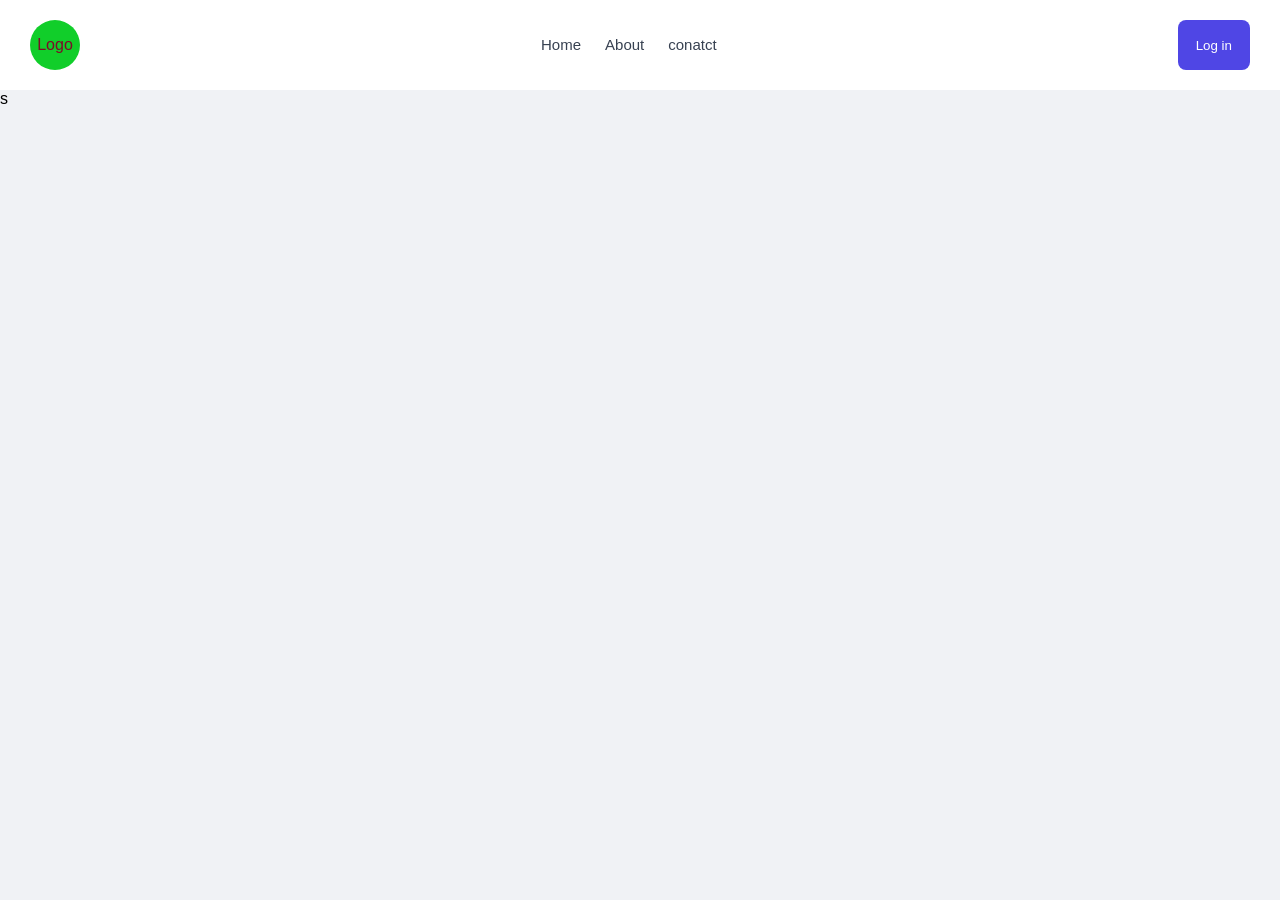
<file: card 5/index.html>
<!DOCTYPE html>
<html>
<head>
  <title>Dashboard Layout</title>
</head>
<link rel="stylesheet" href="style.css">
<body>

<!-- navbar -->
<div class="navbar">
  <div class="logo">Logo</div>
   <ul class="nav-link">
  <li><a href="">Home</a></li>
  <li><a href="">About</a></li>
  <li><a href="">conatct</a></li>
 </ul>
 <button class="btn">Log in</button>
</div>

</body>
</html>s
</file>
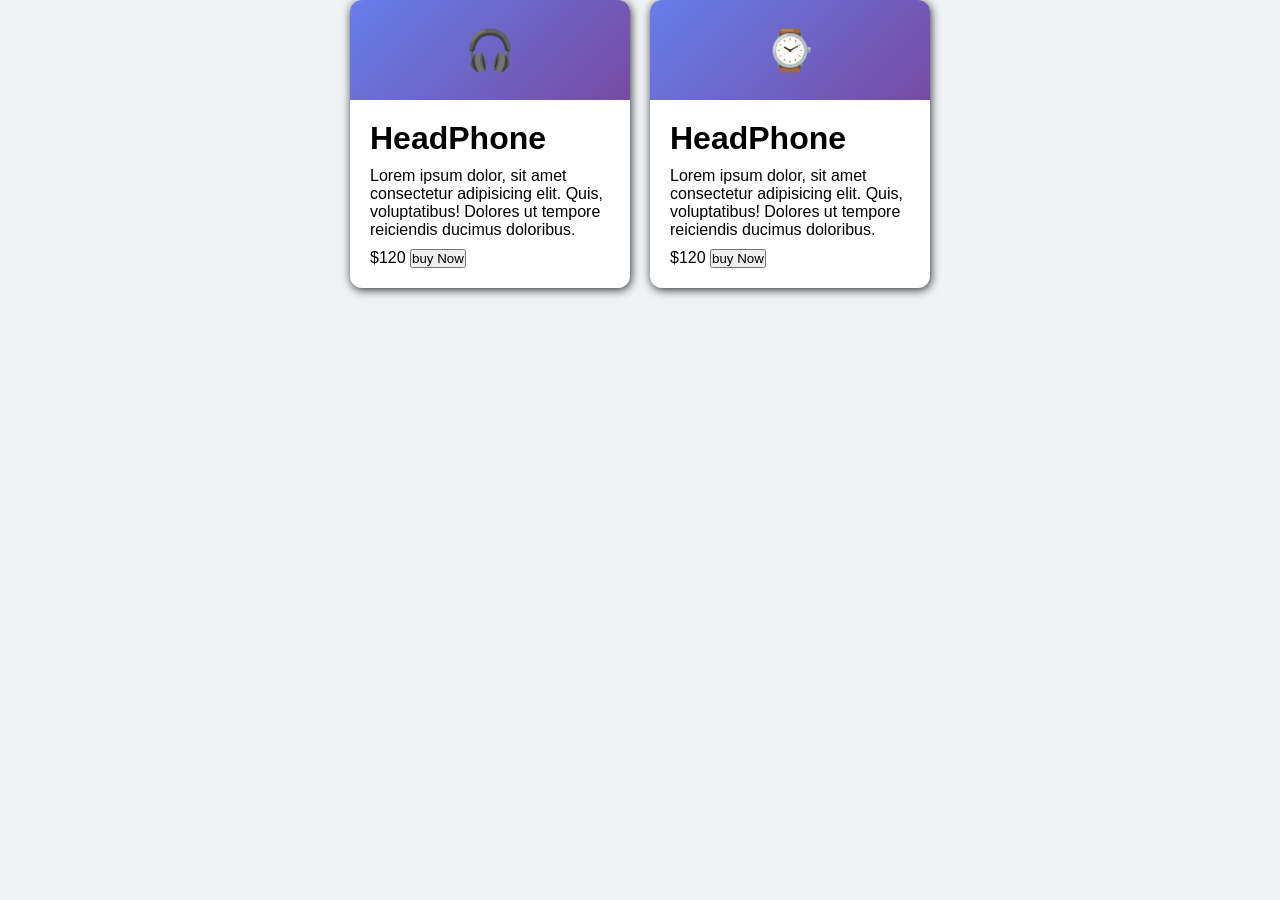
<file: card 6/index.html>
<!DOCTYPE html>
<html>
<head>
  <title>Dashboard Layout</title>
</head>
<link rel="stylesheet" href="style.css">
<body>

  <div class="product">
       <div class="card-img">🎧</div>
    <div class="product-details">
      <h1 class="product-name">HeadPhone</h1>
      <p class="product-desc">Lorem ipsum dolor, sit amet consectetur adipisicing elit. Quis, voluptatibus! Dolores ut tempore reiciendis ducimus doloribus.</p>
      <div class="price">
        <span class="product-price">$120</span>
        <button class="btn">buy Now</button>
      </div>
    </div>
  </div>
  
  <div class="product">
       <div class="card-img">⌚</div>
    <div class="product-details">
      <h1 class="product-name">HeadPhone</h1>
      <p class="product-desc">Lorem ipsum dolor, sit amet consectetur adipisicing elit. Quis, voluptatibus! Dolores ut tempore reiciendis ducimus doloribus.</p>
      <div class="price">
        <span class="product-price">$120</span>
        <button class="btn">buy Now</button>
      </div>
    </div>
  </div>
</body>
</html>
</file>
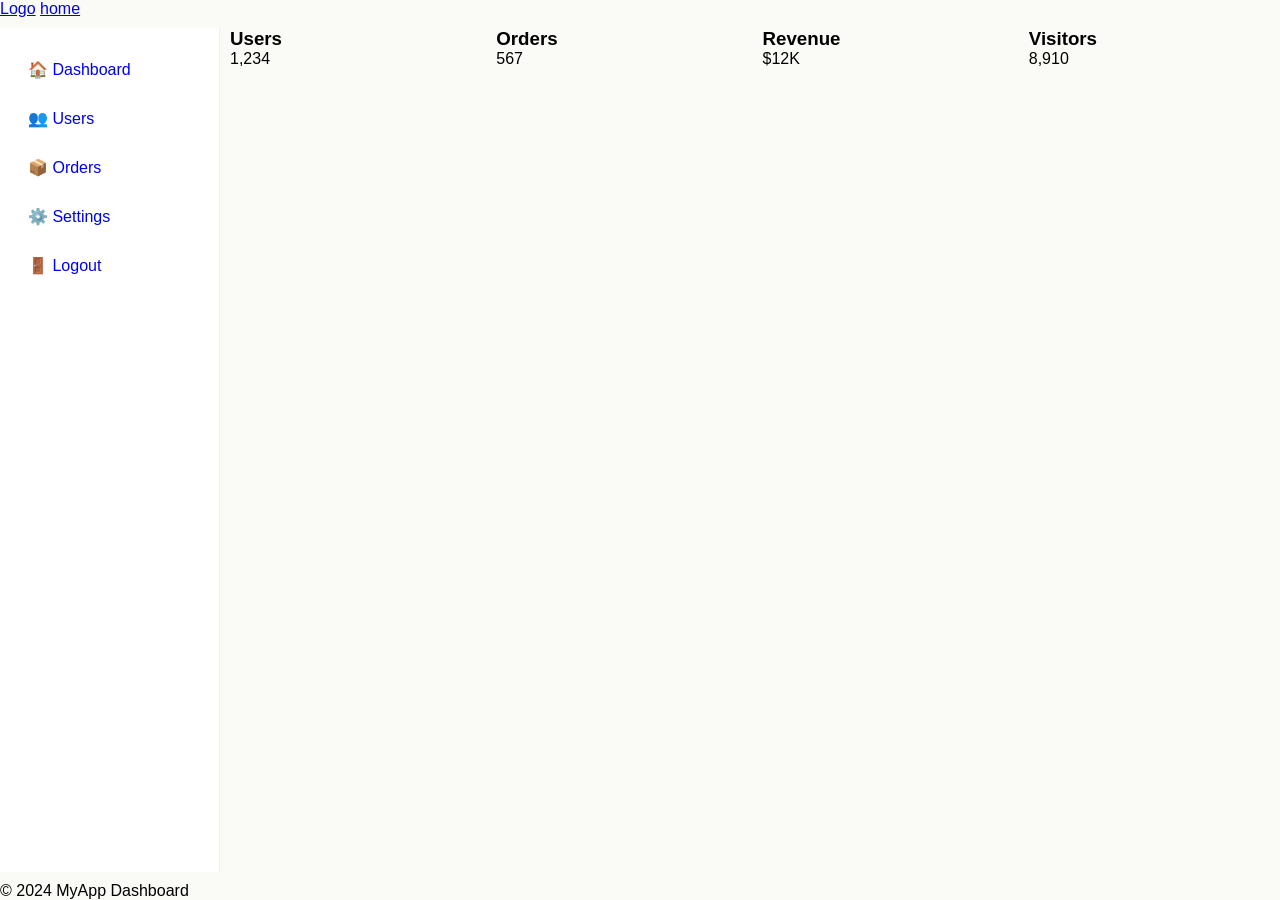
<file: card 9/index.html>
<!DOCTYPE html>
<html lang="en">
<head>
  <meta charset="UTF-8">
  <meta name="viewport" content="width=device-width, initial-scale=1.0">
  <title>Document</title>
  <link rel="stylesheet" href="style.css">
</head>
<body>
  <div class="container">
    <!-- nabbar -->
     <header class="top-section">
      <a href="http://">Logo</a>
      <a href="http://"> home</a>
     </header>

<!-- side bar setion -->
 <aside class="sidebar-section">
     <a href="#" class="menu-item active">🏠 Dashboard</a>
        <a href="#" class="menu-item">👥 Users</a>
        <a href="#" class="menu-item">📦 Orders</a>
        <a href="#" class="menu-item">⚙️ Settings</a>
        <a href="#" class="menu-item logout">🚪 Logout</a>
 </aside>

 <main class="articles">
     <div class="stat-card">
        <h3>Users</h3>
        <p class="number">1,234</p>
      </div>
      <div class="stat-card">
        <h3>Orders</h3>
        <p class="number">567</p>
      </div>
      <div class="stat-card">
        <h3>Revenue</h3>
        <p class="number">$12K</p>
      </div>
      <div class="stat-card">
        <h3>Visitors</h3>
        <p class="number">8,910</p>
      </div>
 </main>
 <!-- footer -->

  <footer class="footer">
      © 2024 MyApp Dashboard
    </footer>
    </div>
</body>
</html>
</file>
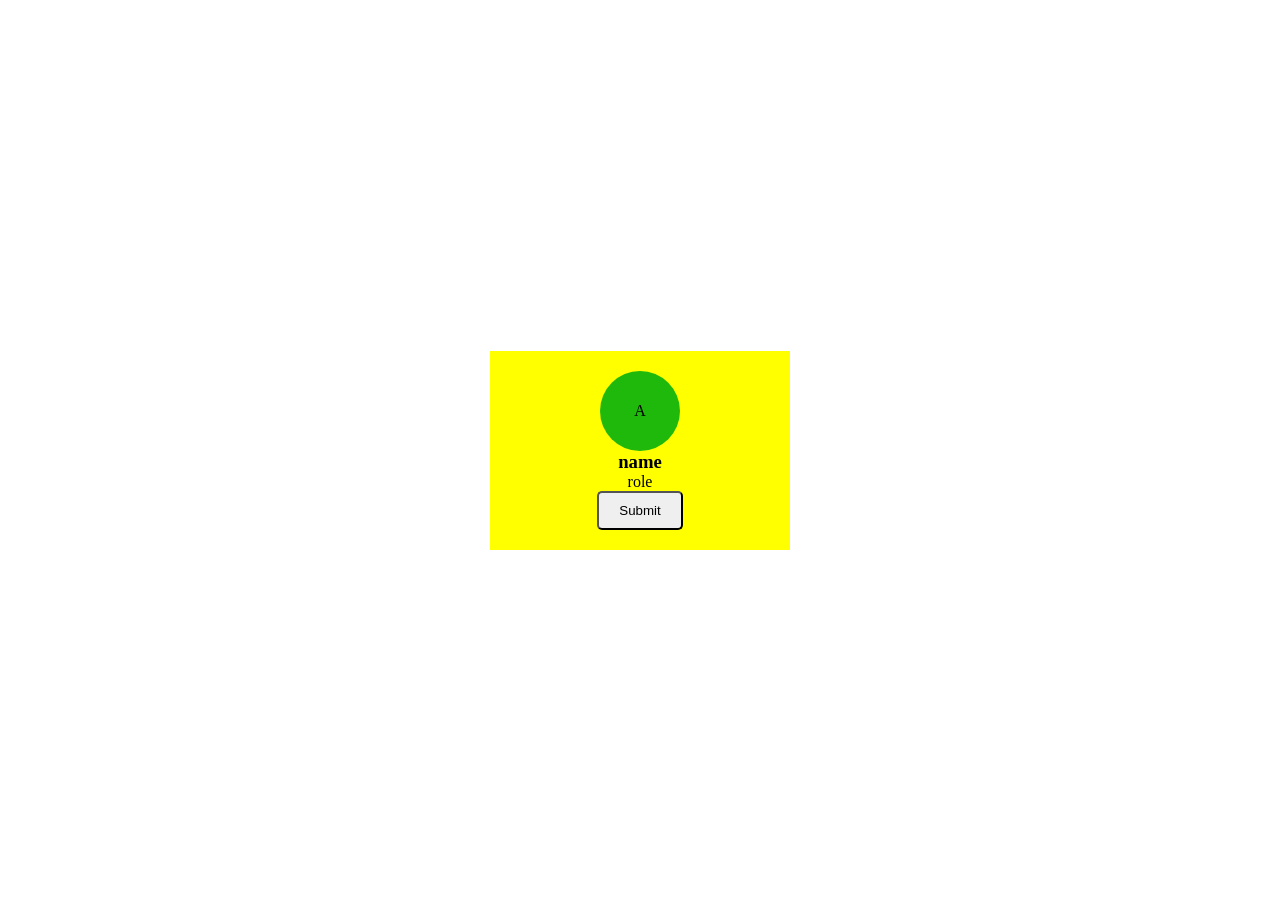
<file: Card1/index.html>
<!DOCTYPE html>
<html lang="en">
<head>
  <meta charset="UTF-8">
  <meta name="viewport" content="width=device-width, initial-scale=1.0">
  <link rel="stylesheet" href="style.css">
  <title>Document</title>
</head>
<body>
<div class="card">
  <div class="avatar">
A
  </div>
  <h3>name</h3>
  <p>role</p>
  <button class="btn">Submit</button>

</div>
</body>
</html>
</file>
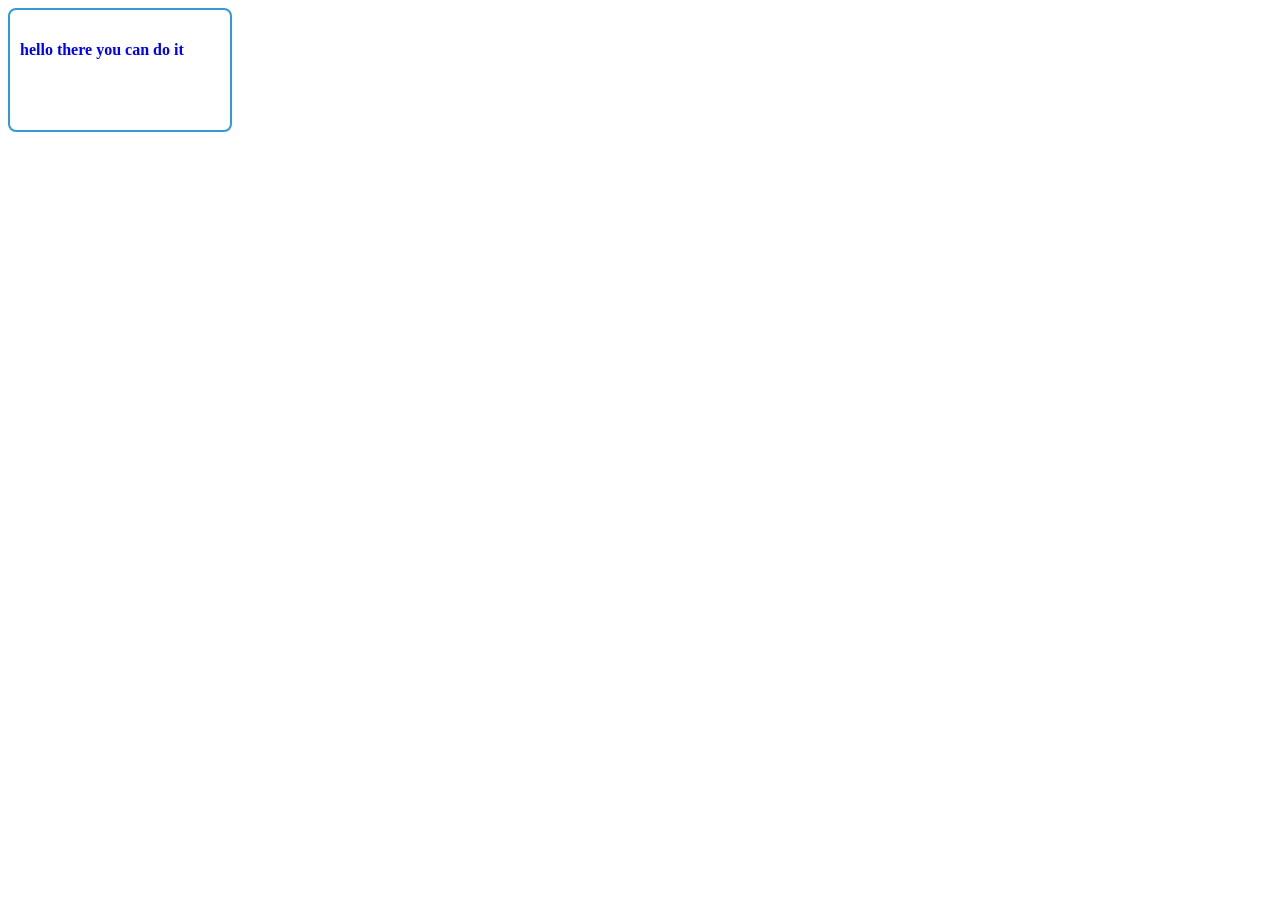
<file: card10/index.html>
<!DOCTYPE html>
<html lang="en">
<head>
  <meta charset="UTF-8">
  <meta name="viewport" content="width=device-width, initial-scale=1.0">
  <title>Document</title>
</head>
<body>
  <script src="script.js"></script>
</body>
</html>
</file>
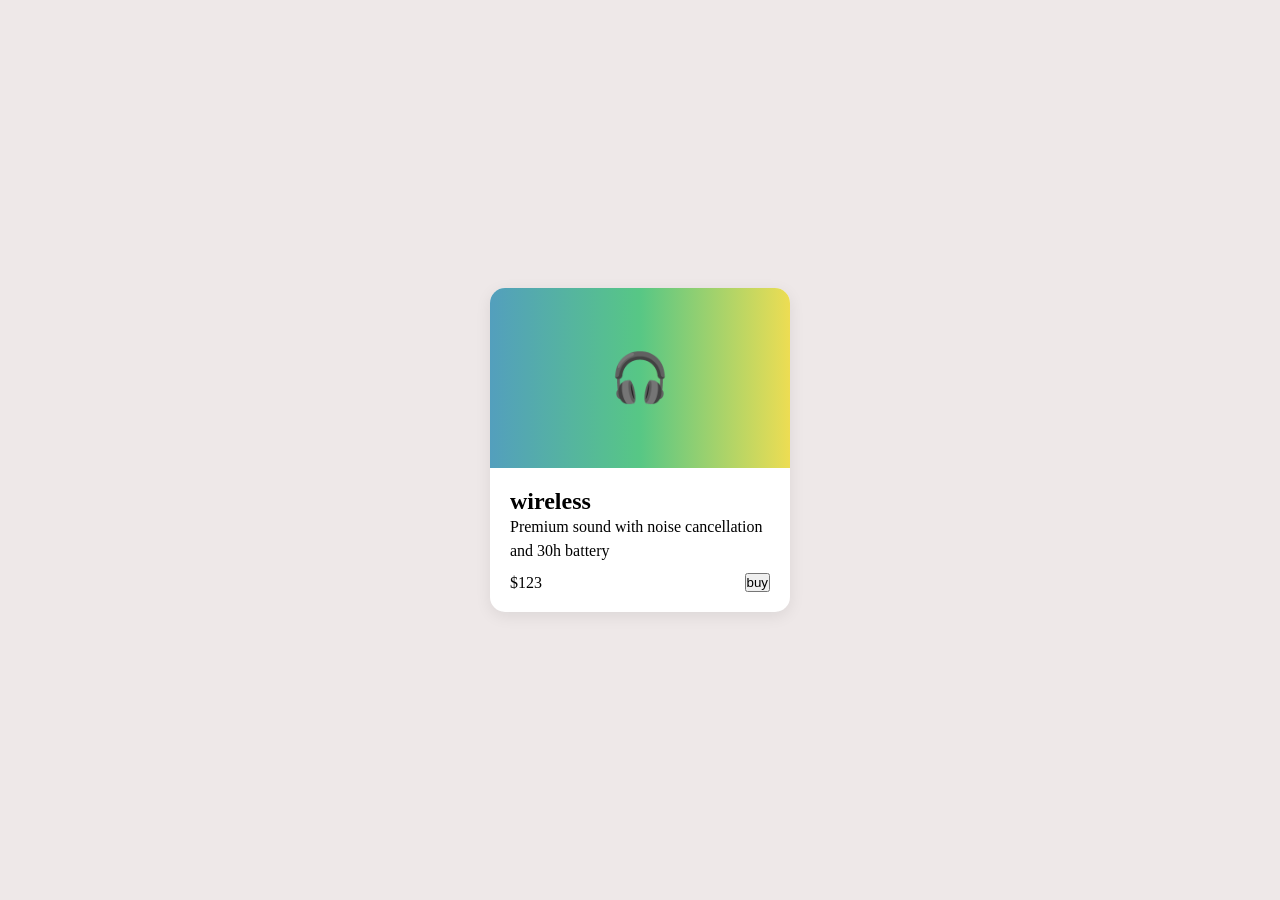
<file: card2/index.html>
<!DOCTYPE html>
<html lang="en">
<head>
  <meta charset="UTF-8">
  <meta name="viewport" content="width=device-width, initial-scale=1.0">
  <link rel="stylesheet" href="style.css">
  <title>Document</title>
</head>
<body>
  <div class="card">
     <div class="product-image">🎧</div>
     <div class="product-body">
     <h2 class="product-title">wireless</h2>
     <p class="product-desc">Premium sound with noise cancellation and 30h battery</p>
     <div class="product-footer">
      <span class="price">$123</span>
      <button class="buy-btn">buy</button> 
     </div>
     </div>
  </div>
</body>
</html>
</file>
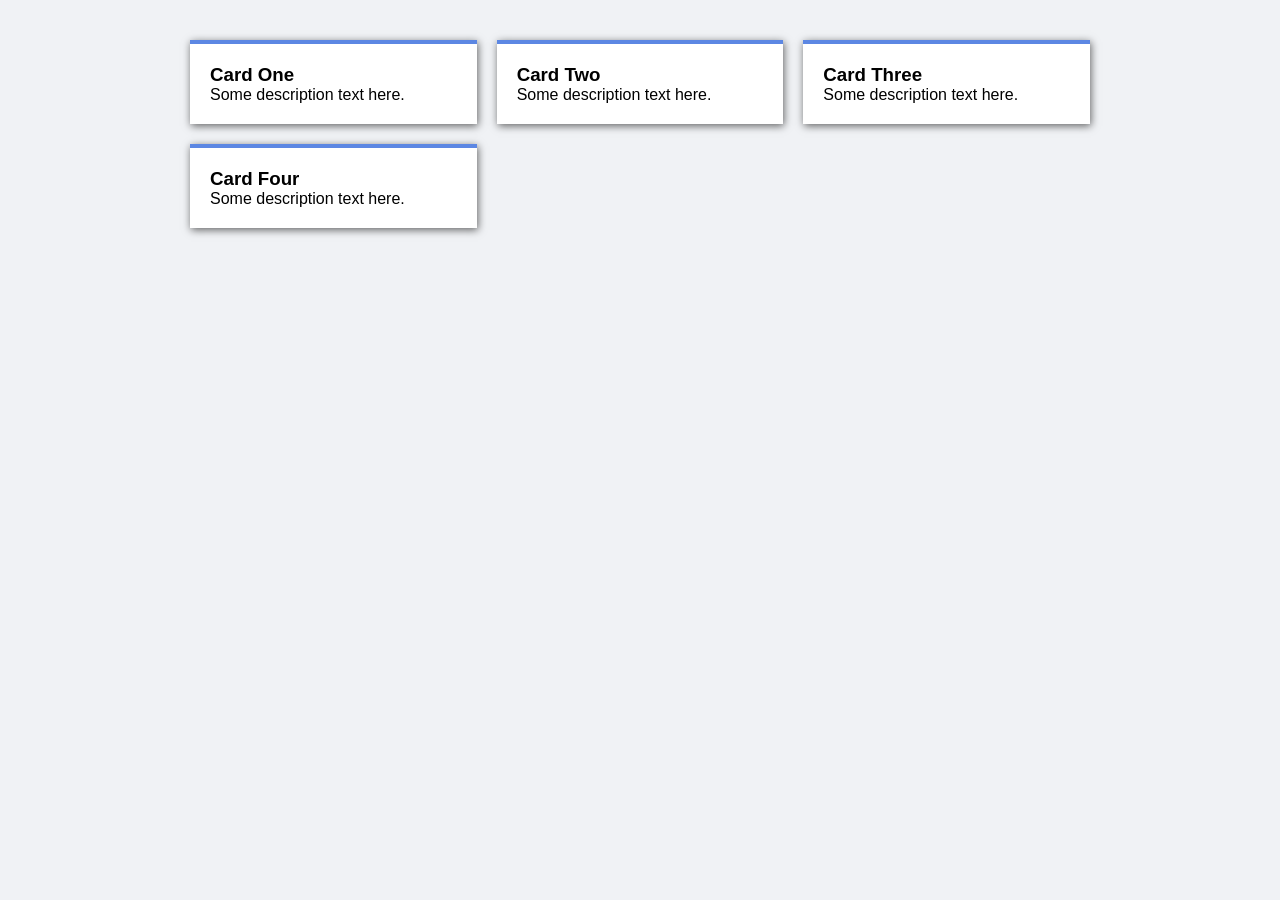
<file: card3/index.html>
<!DOCTYPE html>
<html lang="en">
<head>
  <meta charset="UTF-8">
  <meta name="viewport" content="width=device-width, initial-scale=1.0">
  <link rel="stylesheet" href="style.css">
  <title>Document</title>
</head>
<body>
    <div class="grid">
    <div class="card"><h3>Card One</h3><p>Some description text here.</p></div>
    <div class="card"><h3>Card Two</h3><p>Some description text here.</p></div>
    <div class="card"><h3>Card Three</h3><p>Some description text here.</p></div>
    <div class="card"><h3>Card Four</h3><p>Some description text here.</p></div>
  </div>
</body>
</html>
</file>
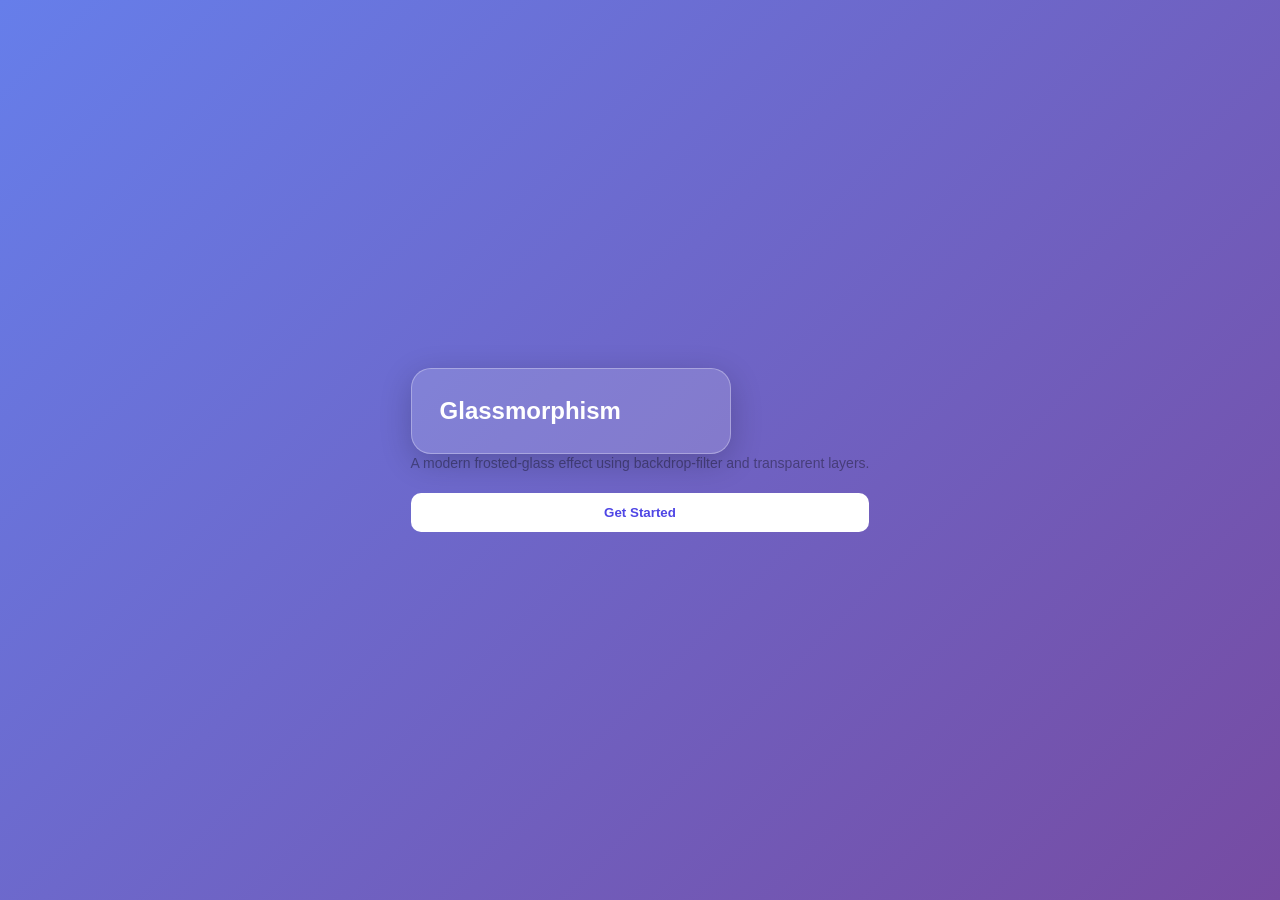
<file: card4/index.html>
<!DOCTYPE html>
<html lang="en">
<head>
  <meta charset="UTF-8">
  <meta name="viewport" content="width=device-width, initial-scale=1.0">
  <title>Document</title>
  <link rel="stylesheet" href="style.css">
</head>
<body>
    <div class="glass-card">
    <h2>Glassmorphism</h2>
    <p>A modern frosted-glass effect using backdrop-filter and transparent layers.</p>
    <button class="glass-btn">Get Started</button>
  </div>
  
</body>
</html>
</file>
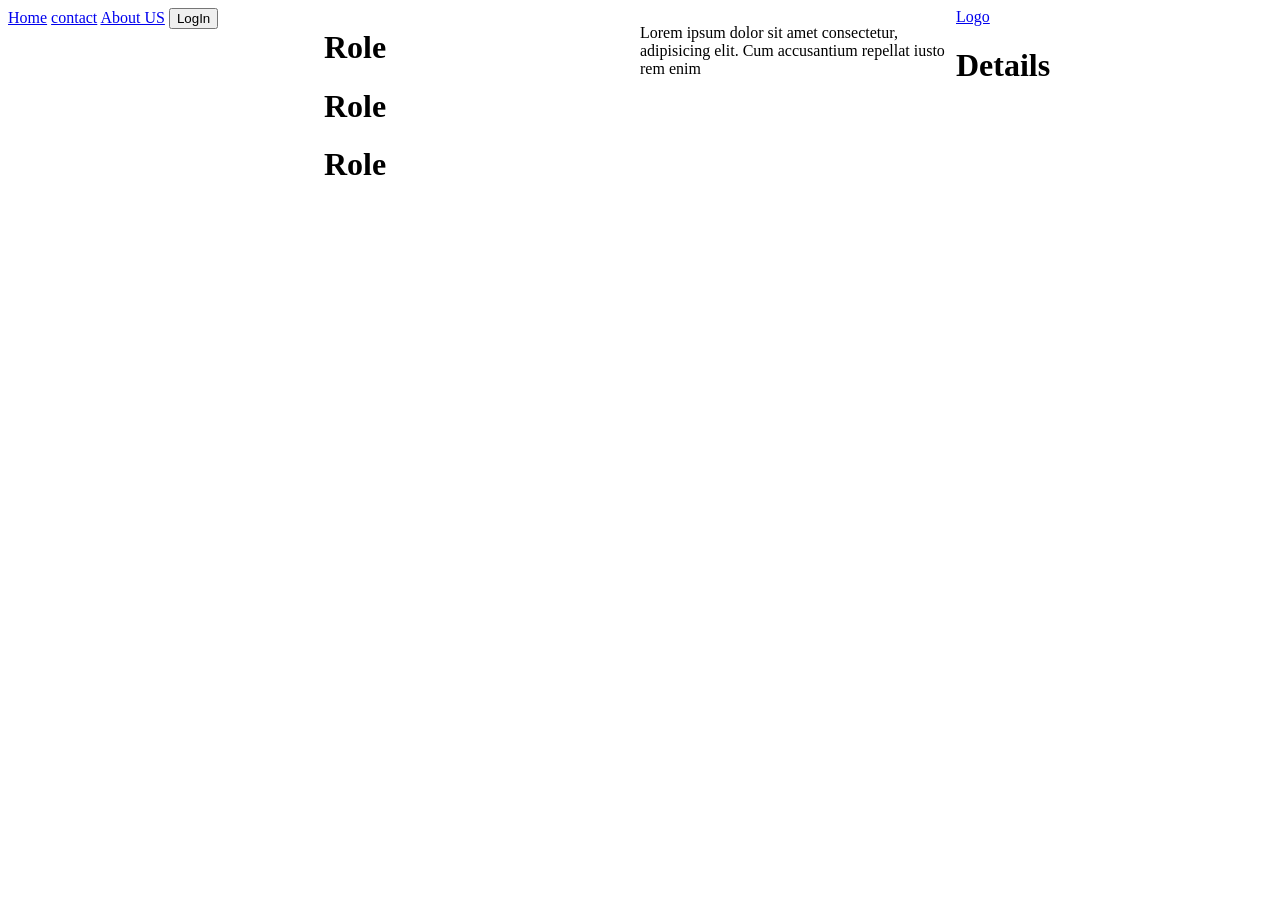
<file: card7/index.html>
<!DOCTYPE html>
<html lang="en">
<head>
  <meta charset="UTF-8">
  <meta name="viewport" content="width=device-width, initial-scale=1.0">
  <title>Document</title>
  <style>
.container{
  display: grid;
  grid-template-columns: repeat(4,1fr);
  grid-template-rows: repeat(3,1fr);
  grid-template-areas: "navbar navbar navbar navbar"
  "sidebar sidebar sidebar"
  "main "
  "logo details"
  ;
}


  </style>
</head>
<body>
 <div class="container">
  <div class="navbar">
    <a  class="home" href="http://">Home</a>
    <a  class ="contact"href="http://">contact</a>
    <a  class="About"href="http://Log">About US</a>
    <button class="login">LogIn</button>
  </div>

  <div class="sidebar">
    <h1 class="role">Role</h1>
    <h1 class="profile">Role</h1>
    <h1 class="Details">Role</h1>
  </div>
    <div class="main">
  <p class="containt">Lorem ipsum dolor sit amet consectetur, adipisicing elit. Cum accusantium repellat iusto rem enim </p>
  </div>
<div class="footer"> 
  <a  class="logo"href="http://">Logo</a>
  <h1 class="details">Details</h1>
</div>
 </div>
  
</body>
</html>
</file>
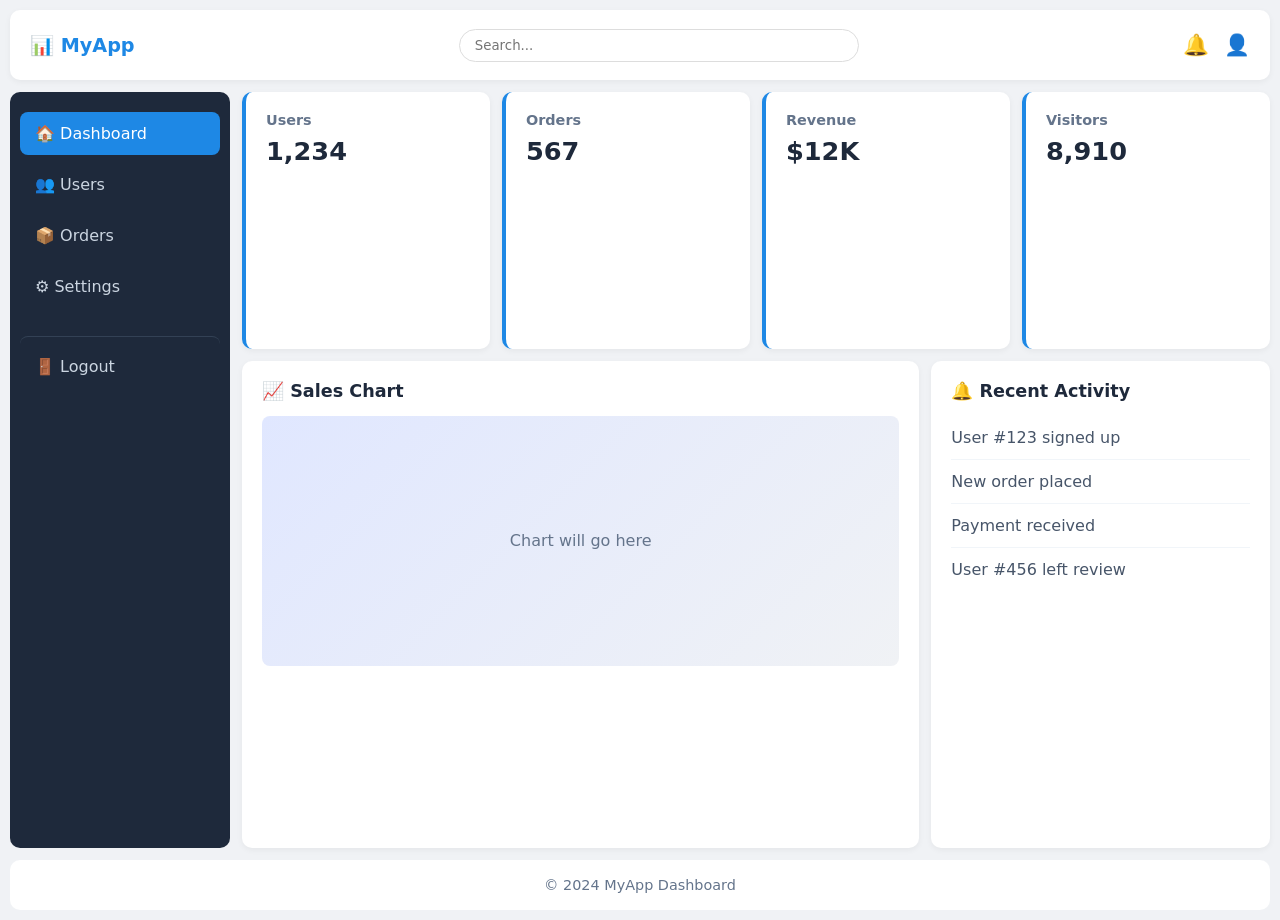
<file: card8/index.html>
<!DOCTYPE html>
<html lang="en">
<head>
  <meta charset="UTF-8">
  <meta name="viewport" content="width=device-width, initial-scale=1.0">
  <title>Dashboard</title>
  <link rel="stylesheet" href="style.css">
</head>
<body>

  <div class="dashboard">

    <!-- HEADER -->
    <header class="header">
      <div class="logo">📊 MyApp</div>
      <input class="search" type="text" placeholder="Search...">
      <div class="header-right">
        <span class="icon">🔔</span>
        <span class="icon">👤</span>
      </div>
    </header>

    <!-- SIDEBAR -->
    <aside class="sidebar">
      <nav class="menu">
        <a href="#" class="menu-item active">🏠 Dashboard</a>
        <a href="#" class="menu-item">👥 Users</a>
        <a href="#" class="menu-item">📦 Orders</a>
        <a href="#" class="menu-item">⚙️ Settings</a>
        <a href="#" class="menu-item logout">🚪 Logout</a>
      </nav>
    </aside>

    <!-- STATS -->
    <section class="stats">
      <div class="stat-card">
        <h3>Users</h3>
        <p class="number">1,234</p>
      </div>
      <div class="stat-card">
        <h3>Orders</h3>
        <p class="number">567</p>
      </div>
      <div class="stat-card">
        <h3>Revenue</h3>
        <p class="number">$12K</p>
      </div>
      <div class="stat-card">
        <h3>Visitors</h3>
        <p class="number">8,910</p>
      </div>
    </section>

    <!-- CHART -->
    <section class="chart">
      <h2>📈 Sales Chart</h2>
      <div class="chart-placeholder">Chart will go here</div>
    </section>

    <!-- ACTIVITY -->
    <section class="activity">
      <h2>🔔 Recent Activity</h2>
      <ul>
        <li>User #123 signed up</li>
        <li>New order placed</li>
        <li>Payment received</li>
        <li>User #456 left review</li>
      </ul>
    </section>

    <!-- FOOTER -->
    <footer class="footer">
      © 2024 MyApp Dashboard
    </footer>

  </div>

</body>
</html>
</file>
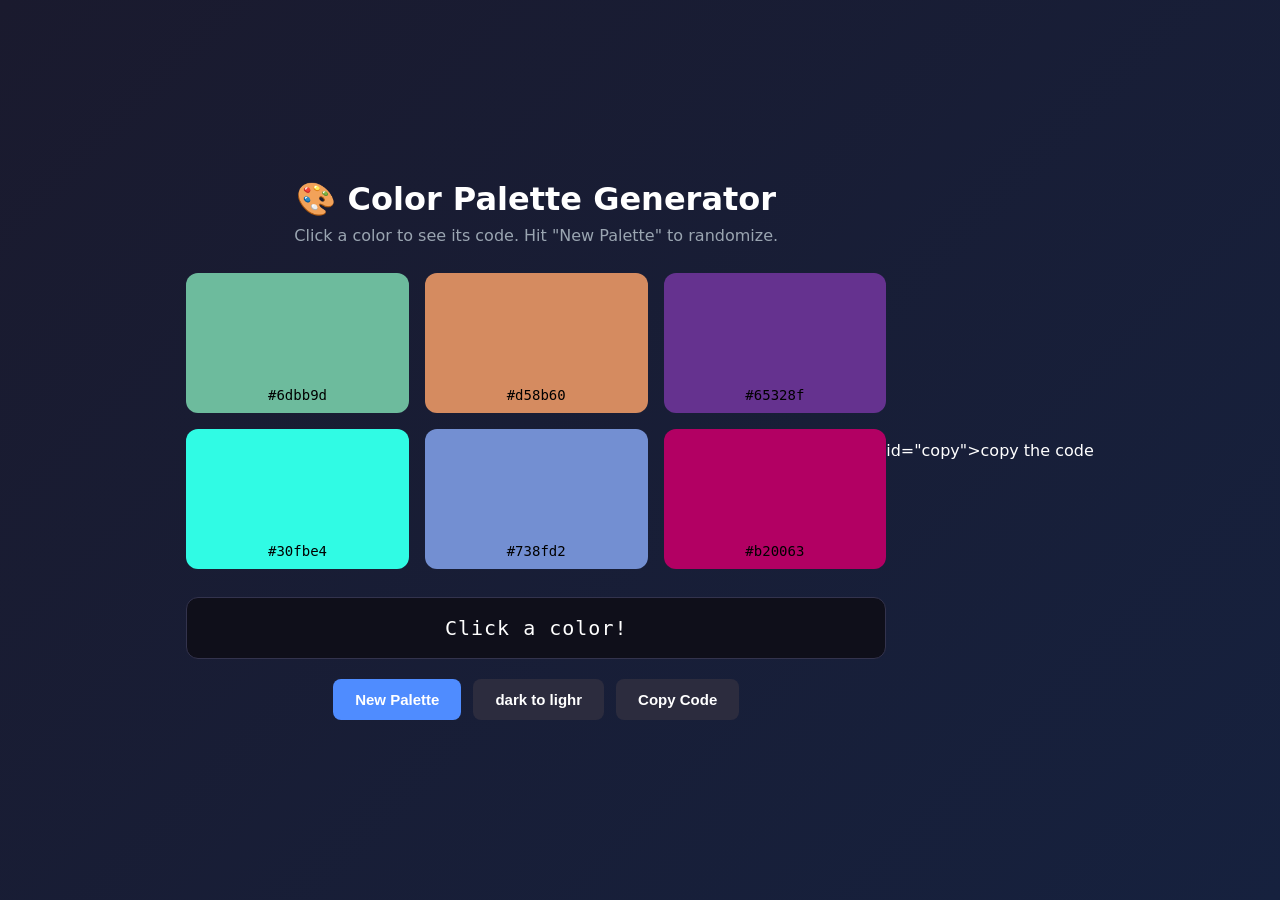
<file: Color/index.html>
<!DOCTYPE html>
<html lang="en">
<head>
  <meta charset="UTF-8">
  <meta name="viewport" content="width=device-width
  , initial-scale=1.0">
  <link rel="stylesheet" href="style.css">
  <title>Color palate</title>
</head>
<body>
  <div class="app">
    <h1>🎨 Color Palette Generator</h1>
    <p class="subtitle">Click a color to see its code. Hit "New Palette" to randomize.</p>

    <!-- swatches are injected here by JS -->
    <div class="palette" id="palette"></div>

    <div class="output" id="output">Click a color!</div>

    <div class="actions">
      <button class="btn-primary" id="generate">New Palette</button>
      <button class="btn-secondary" id="sort">dark to lighr</button>
      <button class="btn-secondary" id="copy">Copy Code</button>
    </div>
  </div>id="copy">copy the code </button>
</div>
<script src="script.js"></script>
</body>
</html>
</file>
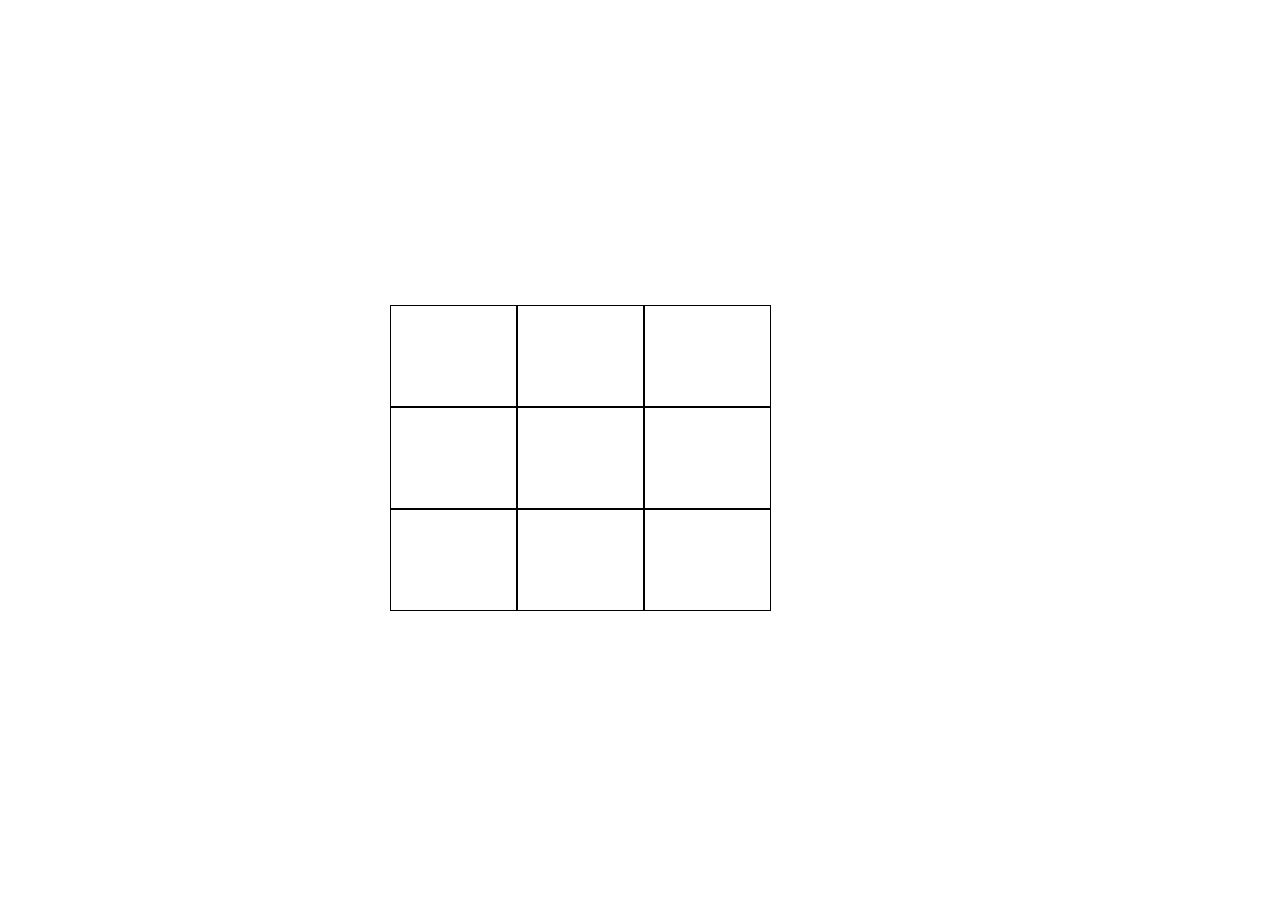
<file: tik-tack/index.html>
<!DOCTYPE html>
<html lang="en">
<head>
  <meta charset="UTF-8">
  <meta name="viewport" content="width=device-width, initial-scale=1.0">
  <title>Document</title>
  <link rel="stylesheet" href="style.css">
</head>
<body>
  <div class="board">
  <div id="gameboard">
    <div class="cell"></div>
    <div class="cell"></div>
    <div class="cell"></div>
    <div class="cell"></div>
    <div class="cell"></div>
    <div class="cell"></div>
    <div class="cell"></div>
    <div class="cell"></div>
    <div class="cell"></div>
  </div>
</div>
  
<script src="script.js"></script>
</body>
</html>
</file>
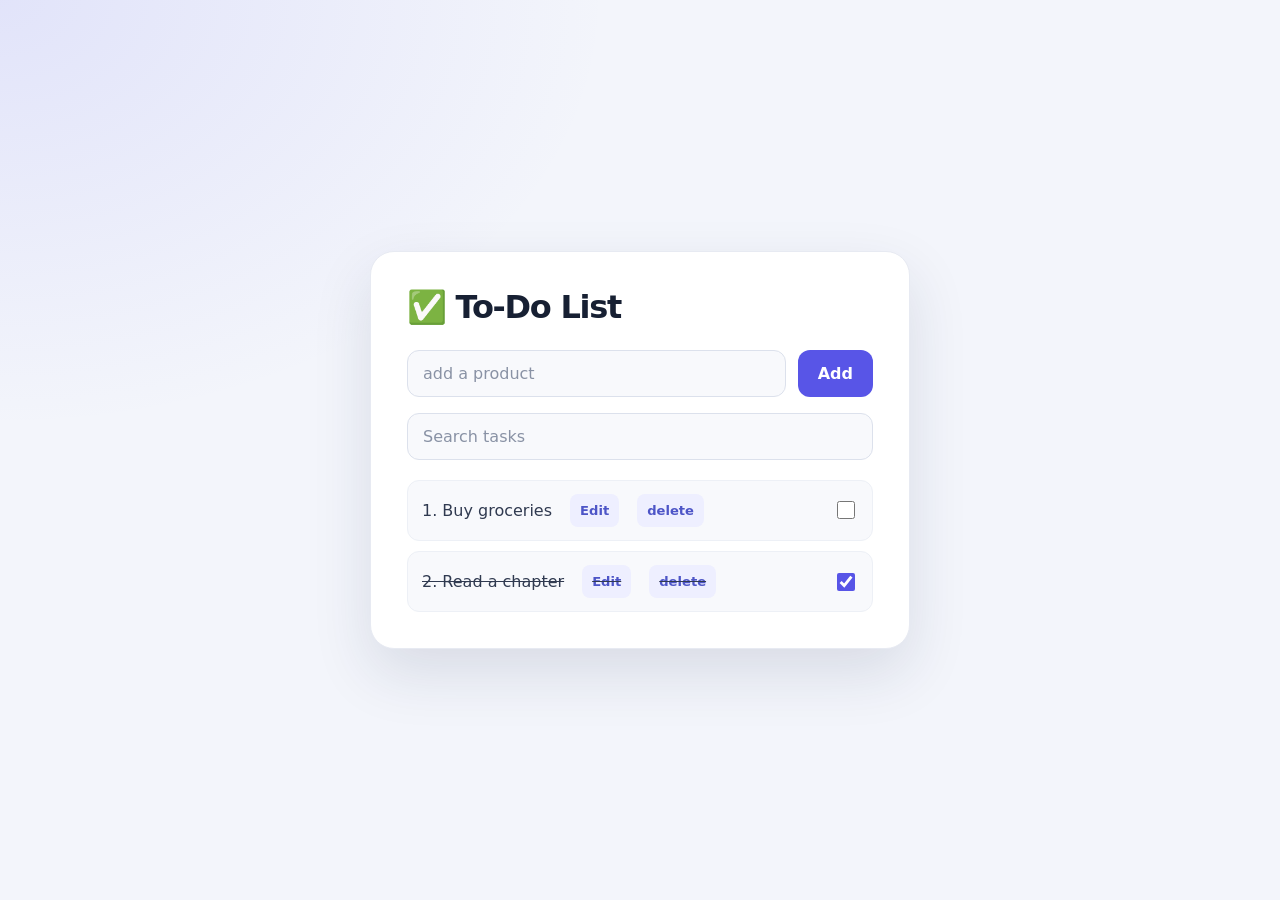
<file: To-Do-List/index.html>
<!DOCTYPE html>
<html lang="en">
<head>
  <meta charset="UTF-8">
  <meta name="viewport" content="width=device-width, initial-scale=1.0">
    <link rel="stylesheet" href="style.css">
  <title>Document</title>
</head>
<body>
<div class="app">
    <h1>✅ To-Do List</h1>
    <input type="text" placeholder="add a product">
    <button  class="add">Add</button>
    <input id="searchInput" type="search" placeholder="Search tasks" aria-label="Search tasks">
    <ul class="list"></ul>
  </div>

<script src="script.js"></script>
</body>
</html>
</file>
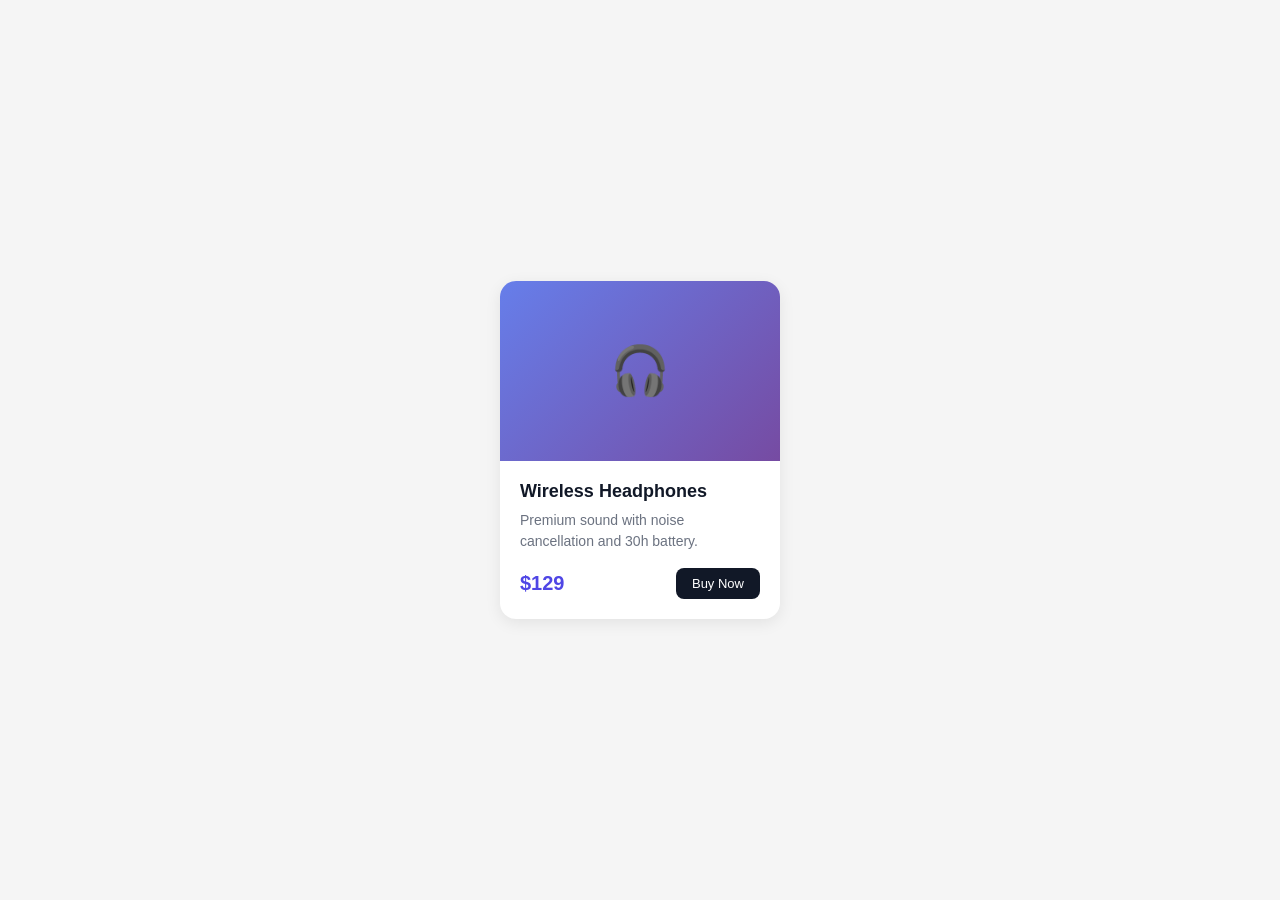
<file: card2/new.html>
<!DOCTYPE html>
<html>
<head>
  <style>
    * { margin: 0; padding: 0; box-sizing: border-box; }

    body {
      font-family: Arial, sans-serif;
      background: #f5f5f5;
      display: flex;
      justify-content: center;
      align-items: center;
      min-height: 100vh;
    }

    .product-card {
      background: white;
      width: 280px;
      border-radius: 16px;
      overflow: hidden;
      box-shadow: 0 4px 16px rgba(0, 0, 0, 0.08);
      transition: transform 0.3s, box-shadow 0.3s;
    }

    .product-card:hover {
      transform: translateY(-6px);
      box-shadow: 0 12px 24px rgba(0, 0, 0, 0.15);
    }

    .product-image {
      height: 180px;
      background: linear-gradient(135deg, #667eea, #764ba2);
      display: flex;
      justify-content: center;
      align-items: center;
      color: white;
      font-size: 48px;
    }

    .product-body { padding: 20px; }

    .product-title {
      font-size: 18px;
      margin-bottom: 8px;
      color: #111827;
    }

    .product-desc {
      font-size: 14px;
      color: #6b7280;
      line-height: 1.5;
      margin-bottom: 16px;
    }

    .product-footer {
      display: flex;
      justify-content: space-between;
      align-items: center;
    }

    .price {
      font-size: 20px;
      font-weight: bold;
      color: #4f46e5;
    }

    .buy-btn {
      background: #111827;
      color: white;
      border: none;
      padding: 8px 16px;
      border-radius: 8px;
      cursor: pointer;
      font-size: 13px;
    }
    .buy-btn:hover { background: #4f46e5; }
  </style>
</head>
<body>
  <div class="product-card">
    <div class="product-image">🎧</div>
    <div class="product-body">
      <h3 class="product-title">Wireless Headphones</h3>
      <p class="product-desc">Premium sound with noise cancellation and 30h battery.</p>
      <div class="product-footer">
        <span class="price">$129</span>
        <button class="buy-btn">Buy Now</button>
      </div>
    </div>
  </div>
</body>
</html>
</file>
<file: card 5/style.css>
* { margin: 0; padding: 0; box-sizing: border-box; }
    body { font-family: Arial; background: #f0f2f5; }
    .navbar{
    padding: 20px 30px;
      display: flex;
      justify-content: space-between;
      text-align: center;
      background-color: white;
    }
    .logo{
      width:50px;
      height:50px;
      display: flex;
      justify-content: center;
      align-items: center;
      border-radius: 50%;
      color: rgb(124, 12, 40);
      background: rgb(17, 206, 42);
      text-align: center;
    }
    .nav-link{
      display: flex;
    align-items: center;
    gap:24px;
    list-style: none;

    }
    .nav-link a{
        text-decoration: none;
      color: #374151;
      font-size: 15px;

    }
       .btn {
      background: #4f46e5;
      color: white;
      border: none;
      padding: 8px 18px;
      border-radius: 8px;
      cursor: pointer;
    }
</file>
<file: card 6/style.css>
* {
  margin: 0;
  padding: 0;
  box-sizing: border-box;
}
body {
  font-family: Arial;
  background: #f0f2f5;
  display: flex;
  justify-content: center;
    gap: 20px;
      flex-wrap: wrap;  
}

.product{
  background: white;
  width:280px;
  border-radius: 12px;
  overflow: hidden;
  box-shadow: 1px 2px 10px rgba(0,0,0,0.8);
  display: flex;
  flex-direction: column;

}
.card-img{
  height:100px;
  background: linear-gradient(135deg, #667eea, #764ba2);
  display: flex;
  justify-content: center;
  align-items: center;
  font-size: 40px;

}
.product-details{
  padding: 20px ;
  display: flex;
  flex-direction: column;
   gap: 10px;
      flex: 1;  
}
.product-body
</file>
<file: card 9/style.css>
*{margin:0;
padding: 0;
box-sizing: border-box;
}
body{
  font-family: Arial, Helvetica, sans-serif;
  background-color: rgb(250, 251, 246);
}
.container{
  min-height: 100vh;
  display:grid;
  grid-template-columns: 220px 1fr 1fr;
  grid-template-rows: auto 1fr auto;
  grid-template-areas: "header header header"
  "sidebar article article"
  "footer footer footer"
  
  ;
  gap:10px
}
.top-section{
  grid-area:header;
}
.sidebar-section{
  grid-area:sidebar;
}
.articles{
  grid-area:article;
}
.footer{
  grid-area:footer;
;
}
.articles{
  display: grid;
  grid-template-columns: repeat(4, 1fr); gap: 15px;
}
.sidebar-section {
  display: flex;
  flex-direction: column;
  gap: 6px;
  padding: 20px 12px;
  background: #fff;
  border-right: 1px solid #eee;
  height: 100%;
}
.menu-item {
  display: flex;
  align-items: center;
  gap: 10px;
  padding: 12px 16px;
  text-decoration: none;
  border-radius: 8px;
 
}
</file>
<file: Card1/style.css>
* {
  margin: 0;
  padding: 0;
  box-sizing: border-box;
}
body {
  background-color: white;
  display: flex;
  justify-content: center;
  align-items: center;
  text-align: center;
   min-height: 100vh;
}

.card {
  width: 300px;
  padding: 20px;
  background: yellow;

}
.avatar{
  width:80px;
  height:80px;
    display: flex;
  justify-content: center;
  align-items: center;
  background: rgb(31, 185, 11);
  margin: auto;
  border-radius: 50%;
 
}
.btn{
  border-radius: 5px;
  padding: 10px 20px;
  text-align: center;
  cursor: pointer;

}
</file>
<file: card2/style.css>
*{
  margin:0;
  padding:0;
  box-sizing: border-box;
}
body{
  background:rgb(238, 232, 232);
  min-width: 100vh;
  min-height: 100vh;
  display: flex;
  justify-content: center;
  align-items: center;
}
.card{
  background-color: white;
  width: 300px;
  border-radius: 15px;
  overflow: hidden;
    box-shadow: 0 4px 16px rgba(0, 0, 0, 0.08);
      transition: transform 0.3s, box-shadow 0.3s;
}
.card:hover{
  transform: translateY(-6px);
  box-shadow: 0 12px 24px rgba(0, 0, 0, 0.15);
}
.product-image{
background: linear-gradient(90deg, rgba(83, 159, 189, 1) 0%, rgba(87, 199, 133, 1) 50%, rgba(237, 221, 83, 1) 100%);
height:180px;
display: flex;
justify-content: center;
align-items: center;
font-size: 48px;
}
.product-body{
  padding: 20px;
}
.product-desc{
  line-height:1.5;
  margin-bottom: 10px;;

}
.product-footer{
  display: flex;
  justify-content: space-between;
  align-items: center;
}
</file>
<file: card3/style.css>
* {
  margin: 0;
  padding: 0;
  box-sizing: border-box;
}

body {
  font-family: Arial, sans-serif;
  background: #f0f2f5;
  padding: 40px 20px;
}
.grid {
  display: grid;
  width: 900px;
  grid-template-columns: repeat(auto-fit, minmax(250px, 1fr));
  gap: 20px;
  max-width: 1000px;
  margin: 0 auto;
}
.card{
  background: white;
  padding: 20px;
  box-shadow:1px 2px 8px rgba(0,0,0,0.6);
  border-top: 4px solid rgba(12, 76, 214, 0.671);
  transition: transform 0.2s;
}
.card:hover{
  transform: translateY(-4px);
}
</file>
<file: card4/style.css>
* { margin: 0; padding: 0; box-sizing: border-box; }

    body {
      font-family: Arial, sans-serif;
      min-height: 100vh;
      display: flex;
      justify-content: center;
      align-items: center;
      background: linear-gradient(135deg, #667eea, #764ba2);
    }
    .glass-card h2{
        width: 320px;
      padding: 28px;
      border-radius: 20px;
background-color: rgba(255, 255, 255, 0.15);
   border: 1px solid rgba(255, 255, 255, 0.3);
      box-shadow: 0 8px 32px rgba(0, 0, 0, 0.2);
      color: white;

    }
    .glass-card p{
        font-size:14px;
        opacity:0.36;
        line-height: 1.4;
        margin-bottom: 20px;;

    }
    .glass-btn{
        width: 100%;
      padding: 12px;
      border-radius: 10px;
      border: none;
      background: white;
      color: #4f46e5;
      font-weight: bold;
      cursor: pointer;
      transition: 0.2s;

    }
     .glass-btn:hover { background: #f3f4f6; }
</file>
<file: card8/style.css>
* {
  margin: 0;
  padding: 0;
  box-sizing: border-box;
  font-family: system-ui, sans-serif;
}

body {
  background: #f0f2f5;
  padding: 10px;
}

/* MAIN GRID */
.dashboard {
  display: grid;
  grid-template-areas: 
    "header  header  header"
    "sidebar stats   stats"
    "sidebar chart   activity"
    "footer  footer  footer";
  grid-template-columns: 220px 2fr 1fr;
  grid-template-rows: 70px auto auto 50px;
  gap: 12px;
  min-height: 100vh;
}.header   { grid-area: header; }
.sidebar  { grid-area: sidebar; }
.stats    { grid-area: stats; }
.chart    { grid-area: chart; }
.activity { grid-area: activity; }
.footer   { grid-area: footer; }.header {
  background: white;
  padding: 0 20px;
  display: flex;
  align-items: center;
  justify-content: space-between;
  border-radius: 10px;
  box-shadow: 0 2px 6px rgba(0,0,0,0.05);
}

.logo {
  font-weight: bold;
  font-size: 1.2rem;
  color: #1e88e5;
}

.search {
  flex: 1;
  max-width: 400px;
  padding: 8px 15px;
  border: 1px solid #ddd;
  border-radius: 20px;
  outline: none;
  margin: 0 20px;
}

.header-right {
  display: flex;
  gap: 15px;
  font-size: 1.3rem;
  cursor: pointer;
}.sidebar {
  background: #1e293b;
  border-radius: 10px;
  padding: 20px 10px;
}

.menu {
  display: flex;          /* sidebar भित्र flex */
  flex-direction: column;
  gap: 8px;
}

.menu-item {
  color: #cbd5e1;
  text-decoration: none;
  padding: 12px 15px;
  border-radius: 8px;
  transition: 0.2s;
}

.menu-item:hover {
  background: #334155;
  color: white;
}

.menu-item.active {
  background: #1e88e5;
  color: white;
}

.logout {
  margin-top: 20px;
  border-top: 1px solid #334155;
  padding-top: 20px;
}.stats {
  display: grid;
  grid-template-columns: repeat(4, 1fr);
  gap: 12px;
}

.stat-card {
  background: white;
  padding: 20px;
  border-radius: 10px;
  box-shadow: 0 2px 6px rgba(0,0,0,0.05);
  border-left: 4px solid #1e88e5;
}

.stat-card h3 {
  color: #64748b;
  font-size: 0.9rem;
  margin-bottom: 8px;
}

.stat-card .number {
  font-size: 1.6rem;
  font-weight: bold;
  color: #1e293b;
}.chart, .activity {
  background: white;
  padding: 20px;
  border-radius: 10px;
  box-shadow: 0 2px 6px rgba(0,0,0,0.05);
}

.chart h2, .activity h2 {
  font-size: 1.1rem;
  margin-bottom: 15px;
  color: #1e293b;
}

.chart-placeholder {
  height: 250px;
  background: linear-gradient(135deg, #e0e7ff, #f0f2f5);
  border-radius: 8px;
  display: flex;
  align-items: center;
  justify-content: center;
  color: #64748b;
}

.activity ul {
  list-style: none;
}

.activity li {
  padding: 12px 0;
  border-bottom: 1px solid #f1f5f9;
  color: #475569;
}

.activity li:last-child {
  border-bottom: none;
}.footer {
  background: white;
  border-radius: 10px;
  display: flex;
  align-items: center;
  justify-content: center;
  color: #64748b;
  font-size: 0.9rem;
}
</file>
<file: Color/style.css>
/* ============ RESET ============ */
    * {
      margin: 0;
      padding: 0;
      box-sizing: border-box;
    }

    body {
      font-family: 'Segoe UI', system-ui, sans-serif;
      background: linear-gradient(135deg, #1a1a2e, #16213e);
      min-height: 100vh;
      display: flex;
      justify-content: center;
      align-items: center;
      color: #fff;
      padding: 20px;
    }

    .app {
      width: 100%;
      max-width: 700px;
      text-align: center;
    }

    h1 {
      font-size: 2rem;
      margin-bottom: 8px;
    }

    .subtitle {
      color: #9aa5b1;
      margin-bottom: 28px;
    }

    /* ============ THE GRID (this is the key CSS) ============ */
    .palette {
      display: grid;
      /* 3 columns, each taking equal space */
      grid-template-columns: repeat(3, 1fr);
      gap: 16px;              /* space BETWEEN the boxes */
      margin-bottom: 28px;
    }

    .swatch {
      height: 140px;
      border-radius: 12px;
      cursor: pointer;
      display: flex;
      align-items: flex-end;
      justify-content: center;
      padding: 10px;
      font-size: 14px;
      font-family: monospace;
      color: #000;
      /* transition makes hover smooth */
      transition: transform 0.15s ease, box-shadow 0.15s ease;
    }

    /* hover = when mouse is over it */
    .swatch:hover {
      transform: translateY(-6px);
      box-shadow: 0 10px 20px rgba(0, 0, 0, 0.4);
    }

    /* ============ OUTPUT + BUTTONS ============ */
    .output {
      background: #0f0f1a;
      border: 1px solid #33334d;
      border-radius: 12px;
      padding: 18px;
      margin-bottom: 20px;
      font-family: monospace;
      font-size: 20px;
      letter-spacing: 1px;
      min-height: 58px;
    }

    .actions {
      display: flex;
      gap: 12px;
      justify-content: center;
      flex-wrap: wrap;
    }

    button {
      padding: 12px 22px;
      border: none;
      border-radius: 8px;
      cursor: pointer;
      font-size: 15px;
      font-weight: 600;
      transition: opacity 0.15s ease;
    }

    button:hover {
      opacity: 0.85;
    }

    button:active {
      transform: scale(0.96);
    }

    .btn-primary {
      background: #4f8cff;
      color: #fff;
    }

    .btn-secondary {
      background: #2c2c3e;
      color: #fff;
    }
</file>
<file: tik-tack/style.css>
.cell{
  height:100px;
  width:25%;
  border:1px solid black;
  display: flex;
  justify-content: center;
  align-items: center;
}
#gameboard{
  display: flex;
  flex-wrap: wrap;
  width:500px;
}
.board{
  height: 100vh;
  display:flex;
  justify-content: center;
  align-items: center;
}
</file>
<file: To-Do-List/style.css>
* {
  box-sizing: border-box;
}

:root {
  font-family: Inter, ui-sans-serif, system-ui, -apple-system, BlinkMacSystemFont, "Segoe UI", sans-serif;
  color: #172033;
  background: #f3f5fb;
  font-synthesis: none;
  text-rendering: optimizeLegibility;
  -webkit-font-smoothing: antialiased;
  -moz-osx-font-smoothing: grayscale;
}

body {
  min-width: 320px;
  min-height: 100vh;
  min-height: 100svh;
  margin: 0;
  padding: 32px 20px;
  display: grid;
  place-items: center;
  background:
    radial-gradient(ellipse at top left, rgb(99 102 241 / 12%), transparent 38rem),
    #f3f5fb;
}

.app {
  width: min(100%, 540px);
  padding: 36px;
  display: grid;
  grid-template-columns: minmax(0, 1fr) auto;
  gap: 16px 12px;
  background: #fff;
  border: 1px solid #e7eaf2;
  border-radius: 24px;
  box-shadow: 0 24px 60px rgb(28 39 70 / 12%);
}

.app h1 {
  grid-column: 1 / -1;
  margin: 0 0 8px;
  color: #172033;
  font-size: clamp(1.65rem, 5vw, 2rem);
  letter-spacing: -0.04em;
}

.app > input {
  width: 100%;
  min-width: 0;
  padding: 13px 15px;
  color: #172033;
  background: #f8f9fc;
  border: 1px solid #dce1ec;
  border-radius: 12px;
  font: inherit;
  transition: border-color 160ms ease, box-shadow 160ms ease, background 160ms ease;
}

.app > input::placeholder {
  color: #8992a5;
}

.app > input:focus {
  outline: none;
  background: #fff;
  border-color: #6366f1;
  box-shadow: 0 0 0 4px rgb(99 102 241 / 14%);
}

.app > .add {
  padding: 0 20px;
  color: #fff;
  background: #5855e7;
  border: 0;
  border-radius: 12px;
  font: inherit;
  font-weight: 650;
  cursor: pointer;
  transition: background 160ms ease, transform 160ms ease;
}

.app > .add:hover {
  background: #4743d2;
}

.app > .add:active {
  transform: translateY(1px);
}

.app > .add:focus-visible,
.list button:focus-visible,
.list input[type="checkbox"]:focus-visible {
  outline: 3px solid rgb(99 102 241 / 45%);
  outline-offset: 2px;
}

#searchInput {
  grid-column: 1 / -1;
}

.list {
  grid-column: 1 / -1;
  width: 100%;
  margin: 4px 0 0;
  padding: 0;
  display: grid;
  gap: 10px;
  list-style: none;
}

.list > li {
  min-width: 0;
  padding: 13px 14px;
  display: flex;
  align-items: center;
  gap: 8px;
  color: #303a50;
  background: #f8f9fc;
  border: 1px solid #edf0f6;
  border-radius: 12px;
  line-height: 1.45;
  overflow-wrap: anywhere;
}

.list > li:not(.renderList) {
  justify-content: center;
  color: #7c869a;
  font-size: 0.95rem;
}

.list button {
  flex: 0 0 auto;
  padding: 7px 10px;
  color: #4d55c7;
  background: #eeefff;
  border: 0;
  border-radius: 8px;
  font: inherit;
  font-size: 0.82rem;
  font-weight: 600;
  cursor: pointer;
  transition: background 160ms ease, color 160ms ease;
}

.list button:hover {
  color: #3936b5;
  background: #e2e3ff;
}

.list input[type="checkbox"] {
  width: 18px;
  height: 18px;
  flex: 0 0 auto;
  margin-left: auto;
  accent-color: #5855e7;
  cursor: pointer;
}

@media (max-width: 480px) {
  body {
    padding: 20px 14px;
  }

  .app {
    padding: 24px 18px;
    border-radius: 18px;
  }

  .app > .add {
    padding: 0 15px;
  }
}

@media (prefers-reduced-motion: reduce) {
  *,
  *::before,
  *::after {
    scroll-behavior: auto !important;
    transition-duration: 0.01ms !important;
  }
}
</file>
